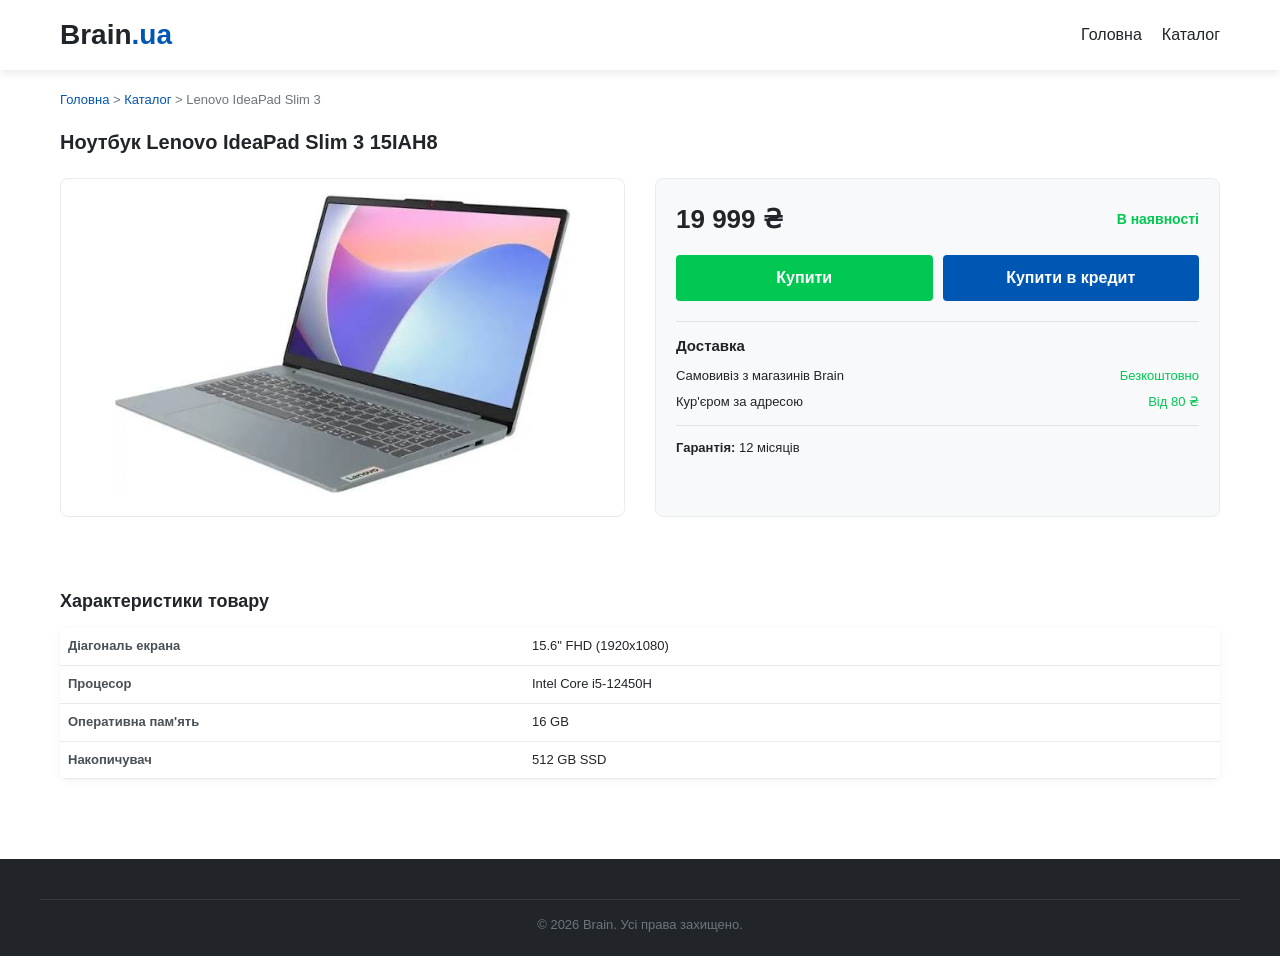
<file: product-lenovo.html>
<!DOCTYPE html>
<html lang="uk">
<head>
<meta charset="UTF-8">
<meta name="viewport" content="width=device-width, initial-scale=1.0">
<title>Ноутбук Lenovo IdeaPad Slim 3 - Brain</title>
<link rel="stylesheet" href="style.css?v=7">
</head>
<body>
<header class="header">
<div class="container header-container">
<a href="index.html" class="logo">Brain<span>.ua</span></a>
<nav class="nav">
<ul class="nav-list">
<li><a href="index.html">Головна</a></li>
<li><a href="index.html">Каталог</a></li>
</ul>
</nav>
</div>
</header>

<main class="product-page container">
<div class="breadcrumbs">
<a href="index.html">Головна</a> &gt; <a href="index.html">Каталог</a> &gt; <span>Lenovo IdeaPad Slim 3</span>
</div>
<h1 class="product-title">Ноутбук Lenovo IdeaPad Slim 3 15IAH8</h1>

<div class="product-layout">
<div class="product-gallery">
<img src="pages/lenovo.jpg" alt="Lenovo IdeaPad Slim 3" class="main-img">
</div>

<div class="product-buy-block">
<div class="price-box">
<span class="product-price">19 999 ₴</span>
<span class="stock-status">В наявності</span>
</div>

<div class="action-buttons">
<a href="index.html" class="btn-buy" onclick="selectProduct('lenovo')">Купити</a>
<a href="index.html" class="btn-credit" onclick="selectProduct('lenovo')">Купити в кредит</a>
</div>

<div class="delivery-info">
<h3>Доставка</h3>
<ul>
<li>Самовивіз з магазинів Brain <span>Безкоштовно</span></li>
<li>Кур'єром за адресою <span>Від 80 ₴</span></li>
</ul>
</div>

<div class="warranty-info">
<p><strong>Гарантія:</strong> 12 місяців</p>
</div>
</div>
</div>

<section class="product-specs">
<h2>Характеристики товару</h2>
<table>
<tr><td>Діагональ екрана</td><td>15.6" FHD (1920x1080)</td></tr>
<tr><td>Процесор</td><td>Intel Core i5-12450H</td></tr>
<tr><td>Оперативна пам'ять</td><td>16 GB</td></tr>
<tr><td>Накопичувач</td><td>512 GB SSD</td></tr>
</table>
</section>
</main>

<footer class="footer">
<div class="container footer-bottom">
<p>&copy; 2026 Brain. Усі права захищено.</p>
</div>
</footer>

<script>
function selectProduct(productValue) {
  localStorage.setItem('selectedProduct', productValue);
}
</script>
</body>
</html>
</file>
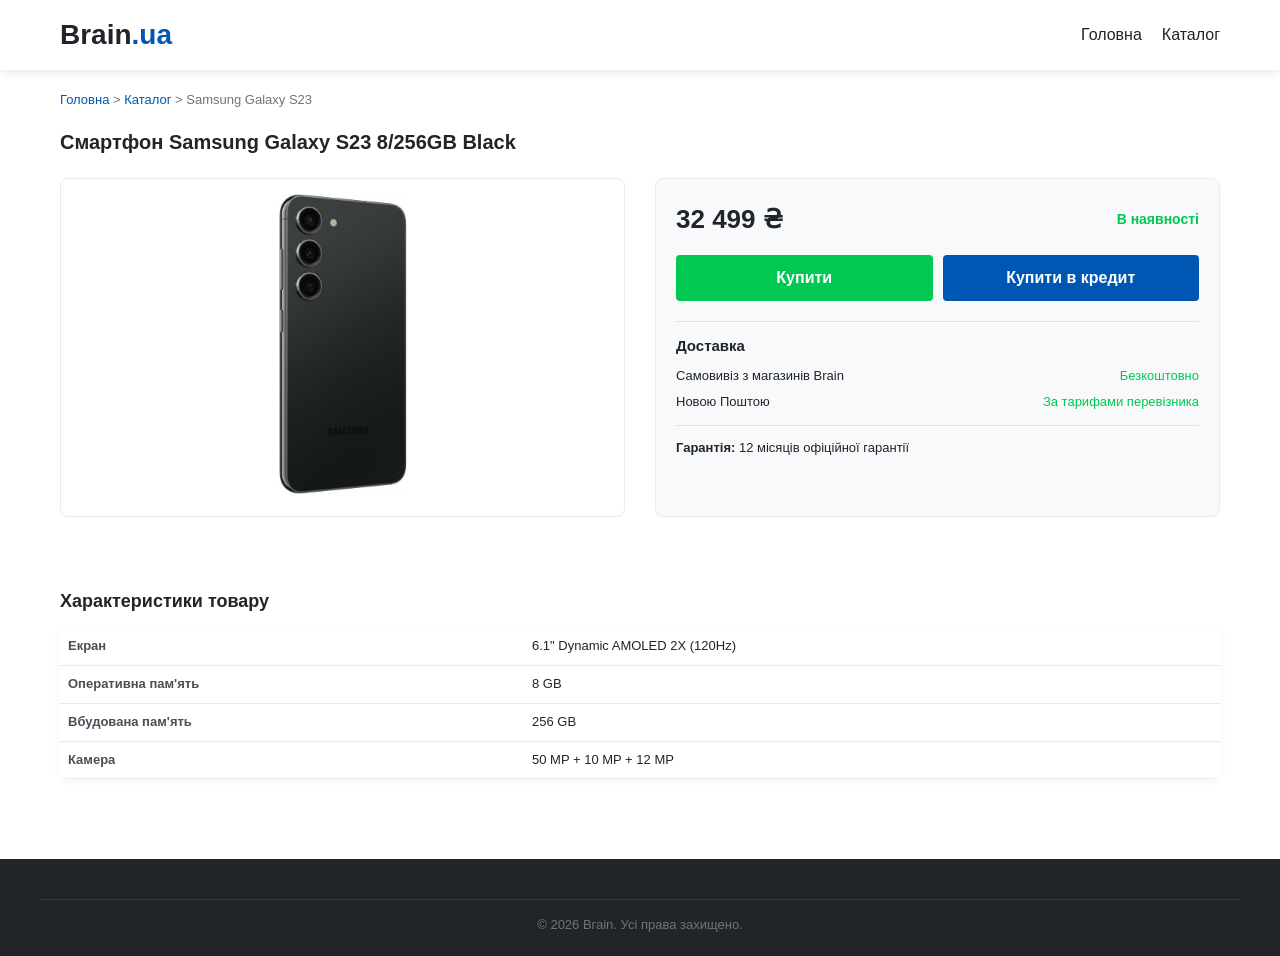
<file: product-samsung.html>
<!DOCTYPE html>
<html lang="uk">
<head>
<meta charset="UTF-8">
<meta name="viewport" content="width=device-width, initial-scale=1.0">
<title>Смартфон Samsung Galaxy S23 - Brain</title>
<link rel="stylesheet" href="style.css?v=7">
</head>
<body>
<header class="header">
<div class="container header-container">
<a href="index.html" class="logo">Brain<span>.ua</span></a>
<nav class="nav">
<ul class="nav-list">
<li><a href="index.html">Головна</a></li>
<li><a href="index.html">Каталог</a></li>
</ul>
</nav>
</div>
</header>

<main class="product-page container">
<div class="breadcrumbs">
<a href="index.html">Головна</a> &gt; <a href="index.html">Каталог</a> &gt; <span>Samsung Galaxy S23</span>
</div>
<h1 class="product-title">Смартфон Samsung Galaxy S23 8/256GB Black</h1>

<div class="product-layout">
<div class="product-gallery">
<img src="pages/samsung.jpg" alt="Samsung Galaxy S23" class="main-img">
</div>

<div class="product-buy-block">
<div class="price-box">
<span class="product-price">32 499 ₴</span>
<span class="stock-status">В наявності</span>
</div>

<div class="action-buttons">
<a href="index.html" class="btn-buy" onclick="selectProduct('samsung')">Купити</a>
<a href="index.html" class="btn-credit" onclick="selectProduct('samsung')">Купити в кредит</a>
</div>

<div class="delivery-info">
<h3>Доставка</h3>
<ul>
<li>Самовивіз з магазинів Brain <span>Безкоштовно</span></li>
<li>Новою Поштою <span>За тарифами перевізника</span></li>
</ul>
</div>

<div class="warranty-info">
<p><strong>Гарантія:</strong> 12 місяців офіційної гарантії</p>
</div>
</div>
</div>

<section class="product-specs">
<h2>Характеристики товару</h2>
<table>
<tr><td>Екран</td><td>6.1" Dynamic AMOLED 2X (120Hz)</td></tr>
<tr><td>Оперативна пам'ять</td><td>8 GB</td></tr>
<tr><td>Вбудована пам'ять</td><td>256 GB</td></tr>
<tr><td>Камера</td><td>50 MP + 10 MP + 12 MP</td></tr>
</table>
</section>
</main>

<footer class="footer">
<div class="container footer-bottom">
<p>&copy; 2026 Brain. Усі права захищено.</p>
</div>
</footer>

<script>
function selectProduct(productValue) {
  localStorage.setItem('selectedProduct', productValue);
}
</script>
</body>
</html>
</file>
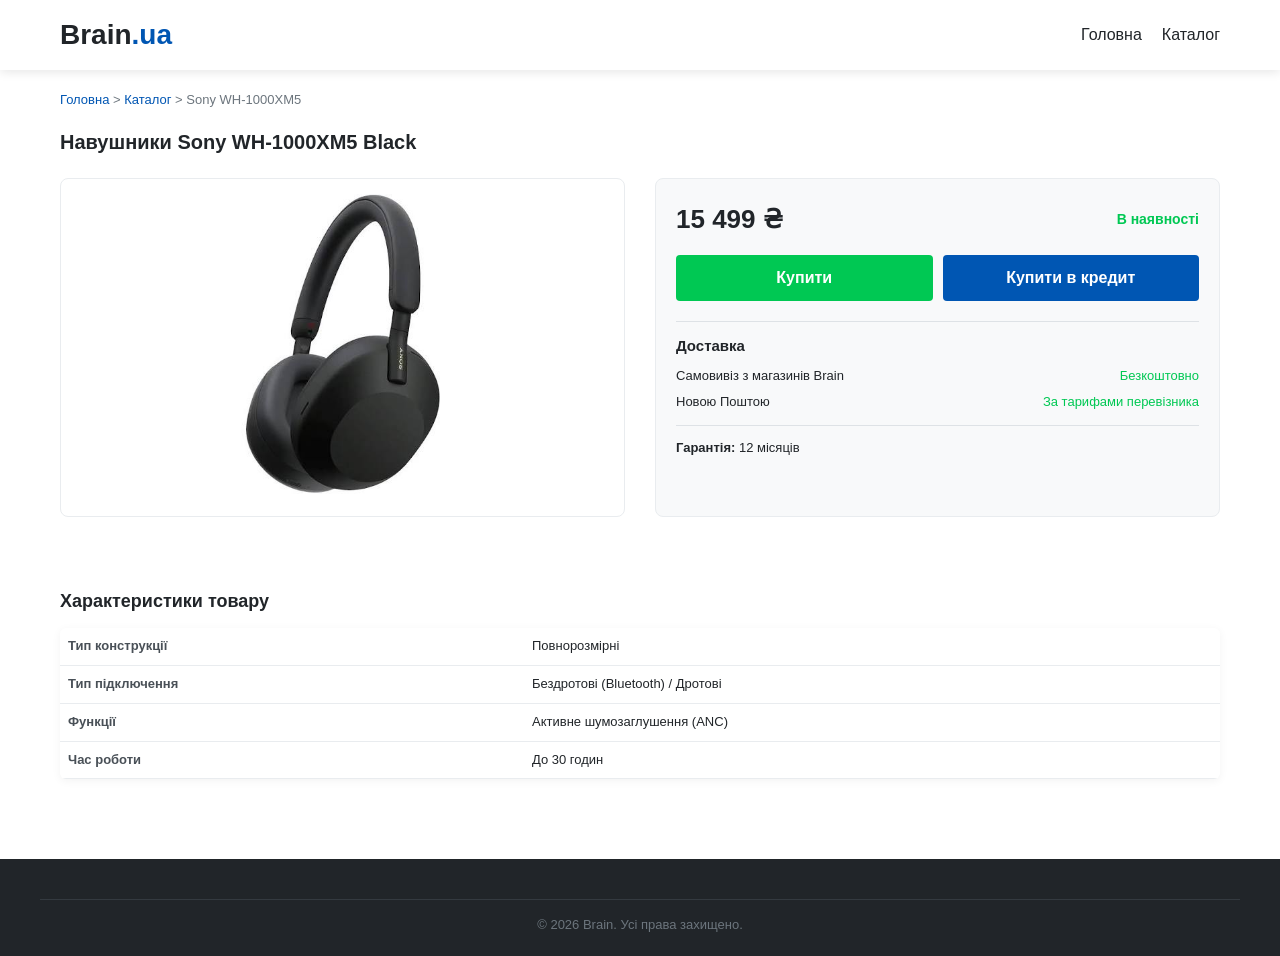
<file: product-sony.html>
<!DOCTYPE html>
<html lang="uk">
<head>
<meta charset="UTF-8">
<meta name="viewport" content="width=device-width, initial-scale=1.0">
<title>Навушники Sony WH-1000XM5 - Brain</title>
<link rel="stylesheet" href="style.css?v=7">
</head>
<body>
<header class="header">
<div class="container header-container">
<a href="index.html" class="logo">Brain<span>.ua</span></a>
<nav class="nav">
<ul class="nav-list">
<li><a href="index.html">Головна</a></li>
<li><a href="index.html">Каталог</a></li>
</ul>
</nav>
</div>
</header>

<main class="product-page container">
<div class="breadcrumbs">
<a href="index.html">Головна</a> &gt; <a href="index.html">Каталог</a> &gt; <span>Sony WH-1000XM5</span>
</div>
<h1 class="product-title">Навушники Sony WH-1000XM5 Black</h1>

<div class="product-layout">
<div class="product-gallery">
<img src="pages/sony.jpg" alt="Sony WH-1000XM5" class="main-img">
</div>

<div class="product-buy-block">
<div class="price-box">
<span class="product-price">15 499 ₴</span>
<span class="stock-status">В наявності</span>
</div>

<div class="action-buttons">
<a href="index.html" class="btn-buy" onclick="selectProduct('sony')">Купити</a>
<a href="index.html" class="btn-credit" onclick="selectProduct('sony')">Купити в кредит</a>
</div>

<div class="delivery-info">
<h3>Доставка</h3>
<ul>
<li>Самовивіз з магазинів Brain <span>Безкоштовно</span></li>
<li>Новою Поштою <span>За тарифами перевізника</span></li>
</ul>
</div>

<div class="warranty-info">
<p><strong>Гарантія:</strong> 12 місяців</p>
</div>
</div>
</div>

<section class="product-specs">
<h2>Характеристики товару</h2>
<table>
<tr><td>Тип конструкції</td><td>Повнорозмірні</td></tr>
<tr><td>Тип підключення</td><td>Бездротові (Bluetooth) / Дротові</td></tr>
<tr><td>Функції</td><td>Активне шумозаглушення (ANC)</td></tr>
<tr><td>Час роботи</td><td>До 30 годин</td></tr>
</table>
</section>
</main>

<footer class="footer">
<div class="container footer-bottom">
<p>&copy; 2026 Brain. Усі права захищено.</p>
</div>
</footer>

<script>
function selectProduct(productValue) {
  localStorage.setItem('selectedProduct', productValue);
}
</script>
</body>
</html>
</file>
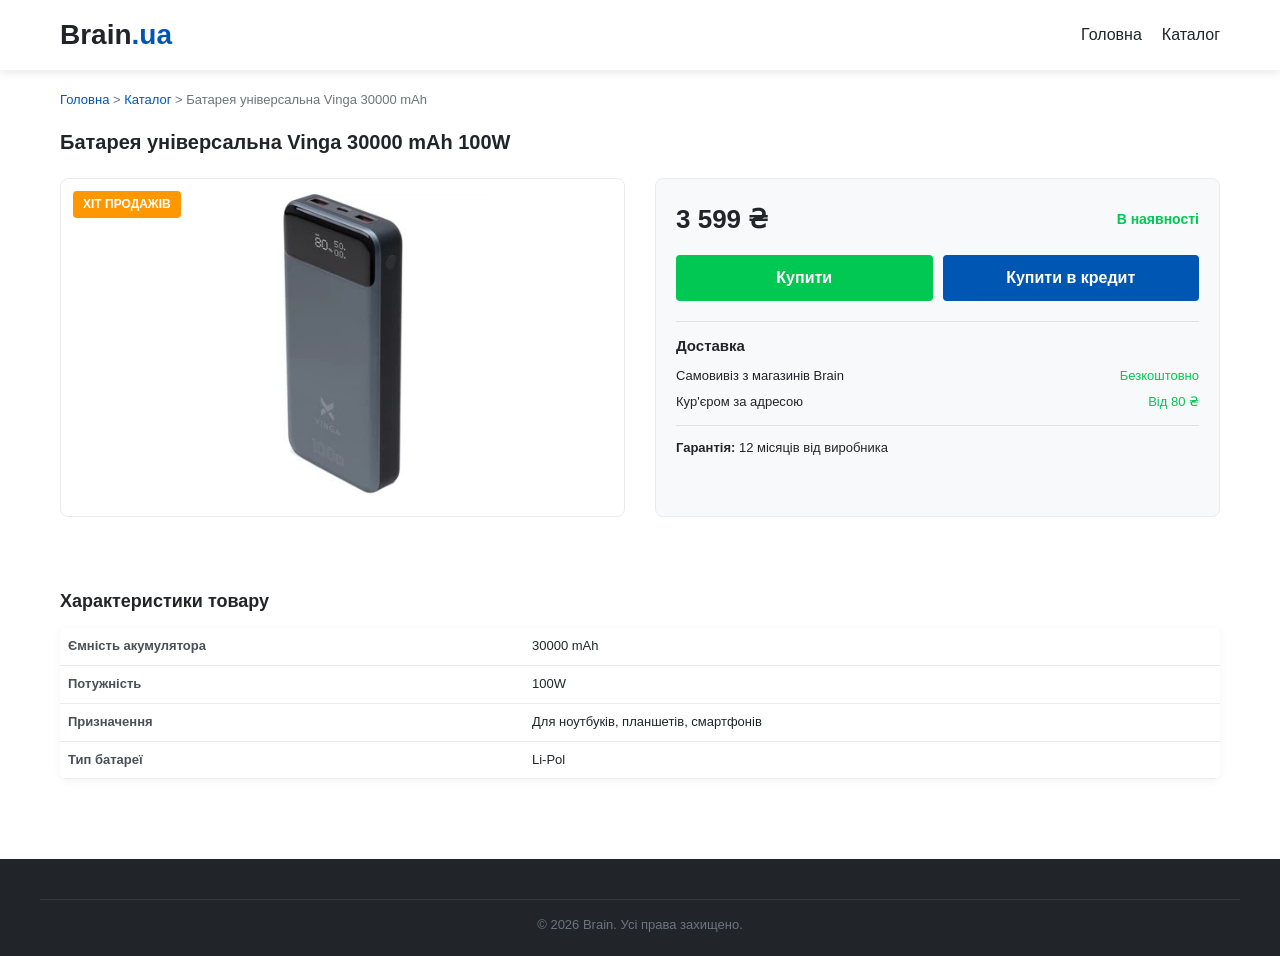
<file: product-vinga.html>
<!DOCTYPE html>
<html lang="uk">
<head>
<meta charset="UTF-8">
<meta name="viewport" content="width=device-width, initial-scale=1.0">
<title>Батарея універсальна Vinga 30000 mAh - Brain</title>
<link rel="stylesheet" href="style.css?v=7">
</head>
<body>
<header class="header">
<div class="container header-container">
<a href="index.html" class="logo">Brain<span>.ua</span></a>
<nav class="nav">
<ul class="nav-list">
<li><a href="index.html">Головна</a></li>
<li><a href="index.html">Каталог</a></li>
</ul>
</nav>
</div>
</header>

<main class="product-page container">
<div class="breadcrumbs">
<a href="index.html">Головна</a> &gt; <a href="index.html">Каталог</a> &gt; <span>Батарея універсальна Vinga 30000 mAh</span>
</div>
<h1 class="product-title">Батарея універсальна Vinga 30000 mAh 100W</h1>

<div class="product-layout">
<div class="product-gallery">
<span class="badge-tag">ХІТ ПРОДАЖІВ</span>
<img src="pages/vinga.jpg" alt="Vinga 30000 mAh" class="main-img">
</div>

<div class="product-buy-block">
<div class="price-box">
<span class="product-price">3 599 ₴</span>
<span class="stock-status">В наявності</span>
</div>

<div class="action-buttons">
<a href="index.html" class="btn-buy" onclick="selectProduct('vinga')">Купити</a>
<a href="index.html" class="btn-credit" onclick="selectProduct('vinga')">Купити в кредит</a>
</div>

<div class="delivery-info">
<h3>Доставка</h3>
<ul>
<li>Самовивіз з магазинів Brain <span>Безкоштовно</span></li>
<li>Кур'єром за адресою <span>Від 80 ₴</span></li>
</ul>
</div>

<div class="warranty-info">
<p><strong>Гарантія:</strong> 12 місяців від виробника</p>
</div>
</div>
</div>

<section class="product-specs">
<h2>Характеристики товару</h2>
<table>
<tr><td>Ємність акумулятора</td><td>30000 mAh</td></tr>
<tr><td>Потужність</td><td>100W</td></tr>
<tr><td>Призначення</td><td>Для ноутбуків, планшетів, смартфонів</td></tr>
<tr><td>Тип батареї</td><td>Li-Pol</td></tr>
</table>
</section>
</main>

<footer class="footer">
<div class="container footer-bottom">
<p>&copy; 2026 Brain. Усі права захищено.</p>
</div>
</footer>

<script>
function selectProduct(productValue) {
  localStorage.setItem('selectedProduct', productValue);
}
</script>
</body>
</html>
</file>
<file: style.css>
:root {--primary-color: #0056b3; --success-color: #00c853; --dark-color: #212529; --light-bg: #f8f9fa; --border-color: #e9ecef; --transition: 0.3s ease;}
* {margin: 0; padding: 0; box-sizing: border-box;}
body {font-family: 'Segoe UI', Tahoma, Geneva, Verdana, sans-serif; color: var(--dark-color); background-color: #fff; line-height: 1.6; overflow-x: hidden;}
.container {width: 100%; max-width: 1200px; margin: 0 auto; padding: 0 20px;}
section {padding: 40px 0;}
.header {background: #fff; box-shadow: 0 2px 10px rgba(0,0,0,0.1); position: fixed; top: 0; left: 0; width: 100%; z-index: 1000;}
.header-container {display: flex; justify-content: space-between; align-items: center; height: 70px; padding: 0 20px; position: relative;}
.logo {font-size: 28px; font-weight: 700; color: var(--dark-color); text-decoration: none;}
.logo span {color: var(--primary-color);}
.nav-list {display: flex; list-style: none; align-items: center; gap: 20px;}
.nav-list a {text-decoration: none; color: var(--dark-color); font-weight: 500; transition: var(--transition);}
.nav-list a:hover, .nav-list a.active {color: var(--primary-color);}
.btn-nav {background-color: var(--primary-color); color: #fff !important; padding: 8px 16px; border-radius: 4px;}
.btn-nav:hover {background-color: #004085;}
.burger {display: none; cursor: pointer; flex-direction: column; gap: 5px; background: none; border: none; padding: 5px; z-index: 1001;}
.burger span {display: block; width: 25px; height: 3px; background-color: var(--dark-color); transition: var(--transition);}
.hero {background: linear-gradient(rgba(0,0,0,0.6), rgba(0,0,0,0.6)), url('pages/hero-bg.jpg') center/cover no-repeat; color: #fff; text-align: center; padding: 120px 20px 80px; margin-top: 70px;}
.hero-content h1 {font-size: 32px; margin-bottom: 15px;}
.hero-content p {font-size: 16px; max-width: 700px; margin: 0 auto 25px;}
.btn {display: inline-block; background-color: var(--success-color); color: #fff; padding: 12px 30px; border-radius: 4px; text-decoration: none; font-weight: 600; transition: var(--transition); border: none; cursor: pointer;}
.btn:hover {background-color: #00b047;}
.catalog h2, .pricing h2, .multimedia h2, .order-section h2, .map-section h2 {text-align: center; margin-bottom: 30px; font-size: 28px;}
.products-grid {display: grid; grid-template-columns: repeat(auto-fit, minmax(240px, 1fr)); gap: 20px;}
.product-card {position: relative; background: #fff; border: 1px solid var(--border-color); border-radius: 8px; padding: 15px; text-decoration: none; color: inherit; display: flex; flex-direction: column; justify-content: space-between; transition: var(--transition);}
.product-card:hover {transform: translateY(-5px); box-shadow: 0 10px 20px rgba(0,0,0,0.08);}
.product-card img {width: 100%; height: 160px; object-fit: cover; border-radius: 6px; margin-bottom: 12px;}
.badge {position: absolute; top: 12px; left: 12px; background: #ff9800; color: #fff; font-size: 11px; padding: 3px 8px; border-radius: 3px; font-weight: bold;}
.product-card h3 {font-size: 15px; margin-bottom: 8px; color: var(--dark-color);}
.price {font-size: 18px; font-weight: bold; color: var(--primary-color); margin-bottom: 12px;}
.btn-card {display: block; background: var(--success-color); color: #fff; text-align: center; padding: 8px; border-radius: 4px; text-decoration: none; font-weight: bold; transition: var(--transition);}
.btn-card:hover {background: #00b047;}
.product-page {margin-top: 90px; padding-bottom: 40px;}
.breadcrumbs {font-size: 13px; color: #6c757d; margin-bottom: 15px;}
.breadcrumbs a {color: var(--primary-color); text-decoration: none;}
.product-title {font-size: 20px; margin-bottom: 20px;}
.product-layout {display: grid; grid-template-columns: 1fr 1fr; gap: 30px; margin-bottom: 30px;}
.product-gallery {position: relative; border: 1px solid var(--border-color); border-radius: 8px; padding: 15px; text-align: center;}
.badge-tag {position: absolute; top: 12px; left: 12px; background: #ff9800; color: #fff; font-size: 12px; padding: 4px 10px; border-radius: 4px; font-weight: bold;}
.main-img {max-width: 100%; max-height: 300px; object-fit: contain;}
.product-buy-block {background: var(--light-bg); border: 1px solid var(--border-color); border-radius: 8px; padding: 20px;}
.price-box {display: flex; justify-content: space-between; align-items: center; margin-bottom: 15px;}
.product-price {font-size: 26px; font-weight: bold; color: var(--dark-color);}
.stock-status {color: var(--success-color); font-weight: 600; font-size: 14px;}
.action-buttons {display: flex; gap: 10px; margin-bottom: 20px;}
.btn-buy, .btn-credit {flex: 1; text-align: center; padding: 10px; border-radius: 4px; font-weight: bold; text-decoration: none; font-size: 16px; color: #fff;}
.btn-buy {background: var(--success-color);}
.btn-credit {background: var(--primary-color);}
.delivery-info {border-top: 1px solid #dee2e6; padding-top: 12px; margin-bottom: 12px;}
.delivery-info h3 {font-size: 15px; margin-bottom: 8px;}
.delivery-info ul {list-style: none; font-size: 13px;}
.delivery-info li {display: flex; justify-content: space-between; margin-bottom: 5px;}
.delivery-info span {color: var(--success-color); font-weight: 500;}
.warranty-info {border-top: 1px solid #dee2e6; padding-top: 12px; font-size: 13px;}
.product-specs h2 {font-size: 18px; margin-bottom: 12px;}
.product-specs table {width: 100%; border-collapse: collapse;}
.product-specs td {padding: 8px; border-bottom: 1px solid var(--border-color); font-size: 13px;}
.product-specs td:first-child {font-weight: 600; width: 40%; color: #495057;}
.table-responsive {overflow-x: auto;}
table {width: 100%; border-collapse: collapse; background: #fff; box-shadow: 0 2px 10px rgba(0,0,0,0.05); border-radius: 6px; overflow: hidden;}
th, td {padding: 12px; text-align: left; border-bottom: 1px solid #dee2e6; font-size: 14px;}
th {background-color: var(--primary-color); color: #fff;}
tr:hover {background-color: var(--light-bg);}
.media-grid {display: grid; grid-template-columns: 1fr 1fr; gap: 20px;}
.video-box iframe, .iframe-box iframe {width: 100%; height: 250px; border-radius: 8px; border: none; box-shadow: 0 4px 12px rgba(0,0,0,0.1);}
.order-section {background: var(--light-bg); border-radius: 10px; padding: 25px;}
.order-form {max-width: 600px; margin: 0 auto; display: flex; flex-direction: column; gap: 15px;}
.form-group {display: flex; flex-direction: column; gap: 5px;}
.form-group label {font-weight: 600; font-size: 14px;}
.form-group input, .form-group select, .form-group textarea {padding: 10px; border: 1px solid #ced4da; border-radius: 4px; font-size: 15px; width: 100%;}
.checkbox-group {flex-direction: row; align-items: center; gap: 10px;}
.btn-submit {background-color: var(--success-color); color: #fff; padding: 12px; border: none; border-radius: 4px; font-size: 16px; cursor: pointer; transition: var(--transition); width: 100%;}
.btn-submit:hover {background-color: #00b047;}
.map-section {padding-bottom: 0;}
.footer {background-color: var(--dark-color); color: #fff; padding: 40px 0 20px;}
.footer-content {display: grid; grid-template-columns: repeat(auto-fit, minmax(220px, 1fr)); gap: 25px; margin-bottom: 25px;}
.footer-col h3 {margin-bottom: 12px; font-size: 16px; color: var(--success-color);}
.footer-col p {color: #adb5bd; margin-bottom: 6px; font-size: 14px;}
.footer-bottom {text-align: center; border-top: 1px solid #343a40; padding-top: 15px; color: #6c757d; font-size: 13px;}
.page-section {display: none; min-height: 75vh;}
.page-section.active {display: block;}
@media (max-width: 768px) {
.burger {display: flex;}
.nav {position: fixed; top: 70px; left: -100%; width: 100%; height: 100vh; background: #fff; box-shadow: 0 10px 10px rgba(0,0,0,0.1); transition: var(--transition); overflow-y: auto; z-index: 999;}
.nav.active {left: 0;}
.nav-list {flex-direction: column; padding: 30px 20px; align-items: flex-start; gap: 20px;}
.nav-list a {font-size: 18px; width: 100%; display: block;}
.media-grid, .product-layout {grid-template-columns: 1fr;}
.hero-content h1 {font-size: 26px;}
.hero-content p {font-size: 14px;}
.order-section {padding: 15px;}
}
</file>
